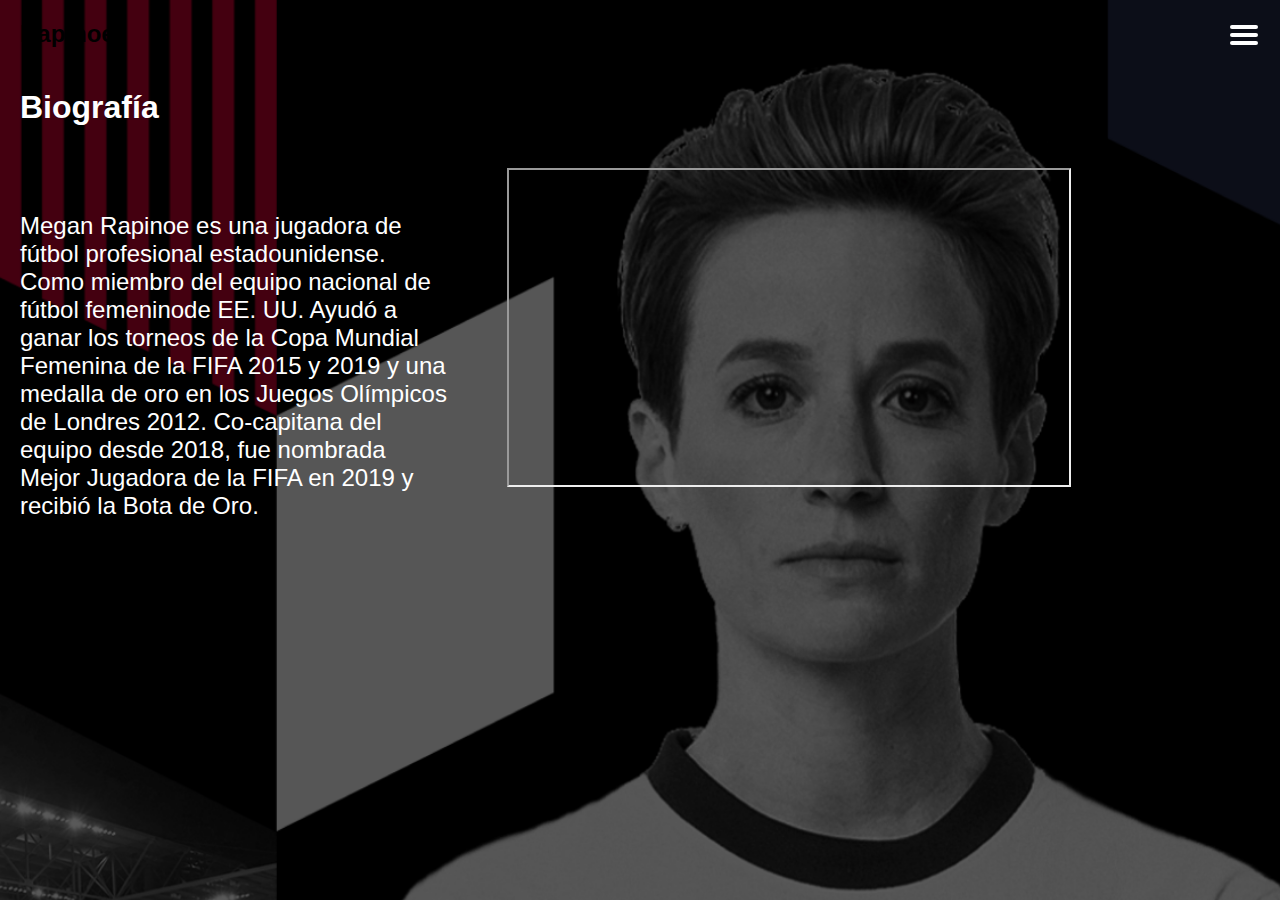
<file: bio.html>
<!DOCTYPE html>
<html>
<head>
    <meta charset="UTF-8"/>
    <meta http-equiv="X-UA-Compatible" content="IE=edge"/>
    <meta name="viewport" content="width=device-width, initial-scale=1.0"/>
    <title>Megan Rapinoe</title>
    <link rel="stylesheet"  href="/css/bio.css"/>
</head>
<body>
    <header>
        <h2><a href="index.html"> Rapinoe</a></h2>
        <div class="hamburger">
            <div class="_layer -top"></div>
            <div class="_layer -mid"></div>
            <div class="_layer -bottom"></div>
        </div>
        <nav class="menuppal">
            <ul>
              <li><a href="uswnt.html"> USWNT</a></li>
              <li><a href="bio.html"> BIOGRAFÍA</a></li>
              <li><a href="book.html"> LIBRO</a></li>
              <li><a href="news.html" >NOTICIAS</a></li>
            </ul>
          </nav>
    </header>
    <section>
    <h1 class="titulo">Biografía </h1>
    <div class="flex">
        <p class="biografia">
            Megan Rapinoe es una jugadora de<br> 
            fútbol profesional estadounidense.<br>
            Como miembro del equipo nacional de <br>
            fútbol femeninode EE. UU. Ayudó a <br>
            ganar los torneos de la Copa Mundial <br>
            Femenina de la FIFA 2015 y 2019 y una <br>
            medalla de oro en los Juegos Olímpicos <br>
            de Londres 2012. Co-capitana del <br>
            equipo desde 2018, fue nombrada <br>
            Mejor Jugadora de la FIFA en 2019 y <br>
            recibió la Bota de Oro.</p>
        <div class="youvideo"></div>
            <iframe width="560" height="315"
            src="https://www.youtube.com/embed/4AUGwSsofE0" 
            title="YouTube video player" 
            frameborder="20px" 
            allow="accelerometer; autoplay; clipboard-write; encrypted-media; gyroscope; picture-in-picture" 
            allowfullscreen></iframe>  
        </div>  
    </div>
    </section>
</header>

    <script src="./menu.js"></script>
</body>
</html>
</file>
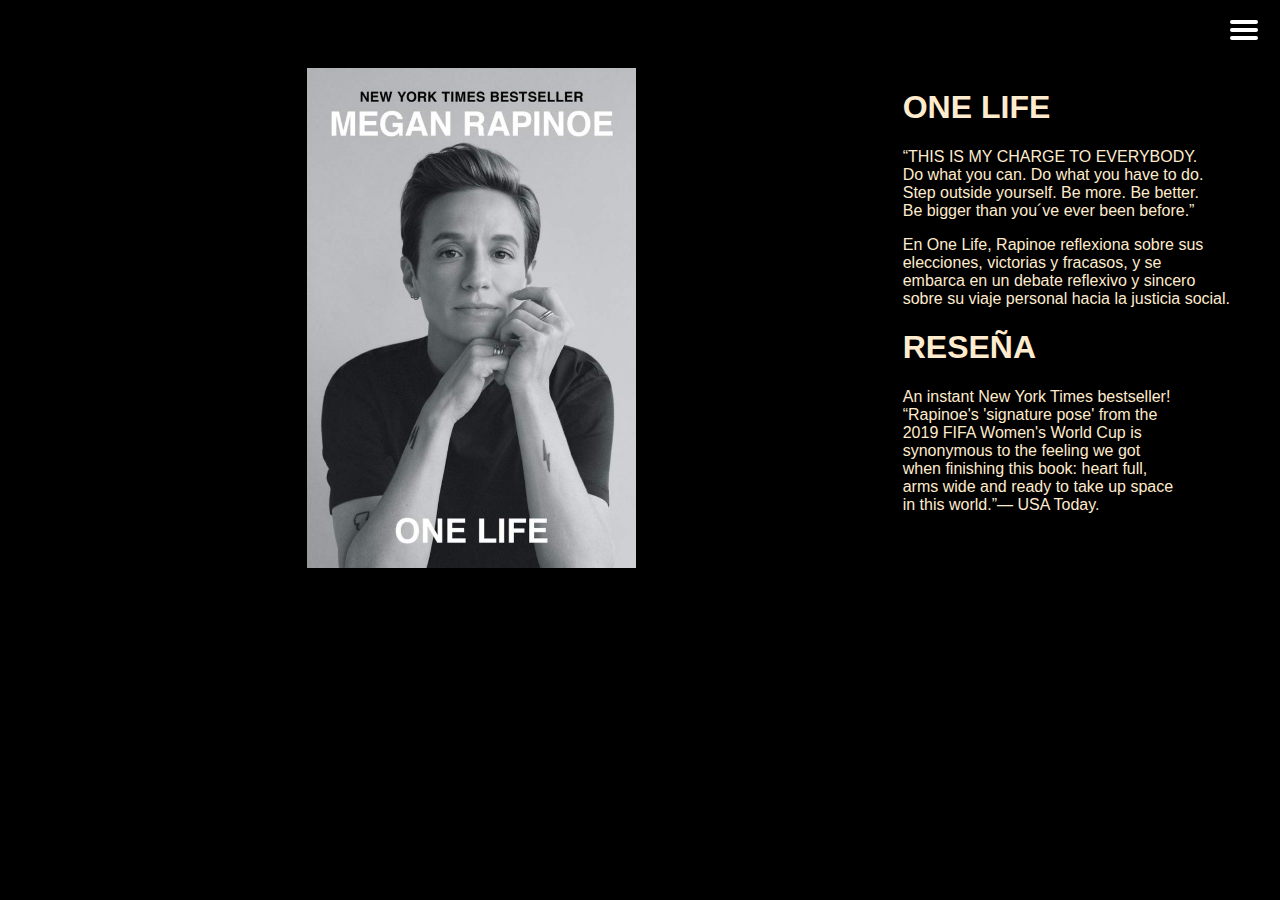
<file: book.html>
<!DOCTYPE html>
<html>
<head>
    <meta charset="UTF-8"/>
    <meta http-equiv="X-UA-Compatible" content="IE=edge"/>
    <meta name="viewport" content="width=device-width, initial-scale=1.0"/>
    <title>Megan Rapinoe</title>
    <link rel="stylesheet"  href="/css/book.css"/>
</head>
<body>
    <header>
        <h2><a href="index.html"> Rapinoe</a></h2>
        <div class="hamburger">
            <div class="_layer -top"></div>
            <div class="_layer -mid"></div>
            <div class="_layer -bottom"></div>
        </div>
        <nav class="menuppal">
            <ul>
              <li><a href="uswnt.html"> USWNT</a></li>
              <li><a href="bio.html"> BIOGRAFÍA</a></li>
              <li><a href="book.html"> LIBRO</a></li>
              <li><a href="news.html" >NOTICIAS</a></li>
            </ul>
          </nav>
    </header>
    <section class="flex">
        <a href="https://www.amazon.com/One-Life/dp/B088C36WBX/ref=sr_1_1?dchild=1&keywords=one+life&qid=1626543888&sr=8-1" target="_blank">
        </a>
        <div>
            <img src="Images/BOOK.png"alt= "Foto libro Megan Rapinoe" style="height:500px;">
        </div>
        <div>
        <h1> ONE LIFE</h1>
        <p>“THIS IS MY CHARGE TO EVERYBODY.<br> 
            Do what you can. Do what you have to do.<br>
            Step outside yourself. Be more. Be better.<br>
            Be bigger than you´ve ever been before.”</p>
        <p>En One Life, Rapinoe reflexiona sobre sus<br>
            elecciones, victorias y fracasos, y se <br>
            embarca en un debate reflexivo y sincero <br>
            sobre su viaje personal hacia la justicia social. </p>
        <h1>RESEÑA</h1>
        <p>An instant New York Times bestseller!<br>
            “Rapinoe's 'signature pose' from the <br>
            2019 FIFA Women's World Cup is<br>
            synonymous to the feeling we got <br>
            when finishing this book: heart full, <br>
            arms wide and ready to take up space<br>
            in this world.”— USA Today. </p>
        </div>
    </section>
        <!-----  <footer class="redes">
                <img src="Images/PATRO1.png" alt= "Logo volkswagen" />
                <img src="Images/PATRO2.png" alt= "Logo victoria´s secret" />
                <img src="Images/PATRO3.png" alt= "Logo mendi" />
                <img src="Images/PATRO4.png" alt= "Logo nike" />
                <img src="Images/PATRO5.png" alt= "Logo bodyarmor" />
                <img src="Images/FACEBOOK.png" alt= "Logo facebook" />
                <img src="Images/INSTA.png" alt= "Logo instagrma" />
                <img src="Images/TWITTER.png" alt= "Logo twitter" />
            </footer>
        --->
            <script src="./menu.js"></script>
</body>
</html>
</file>
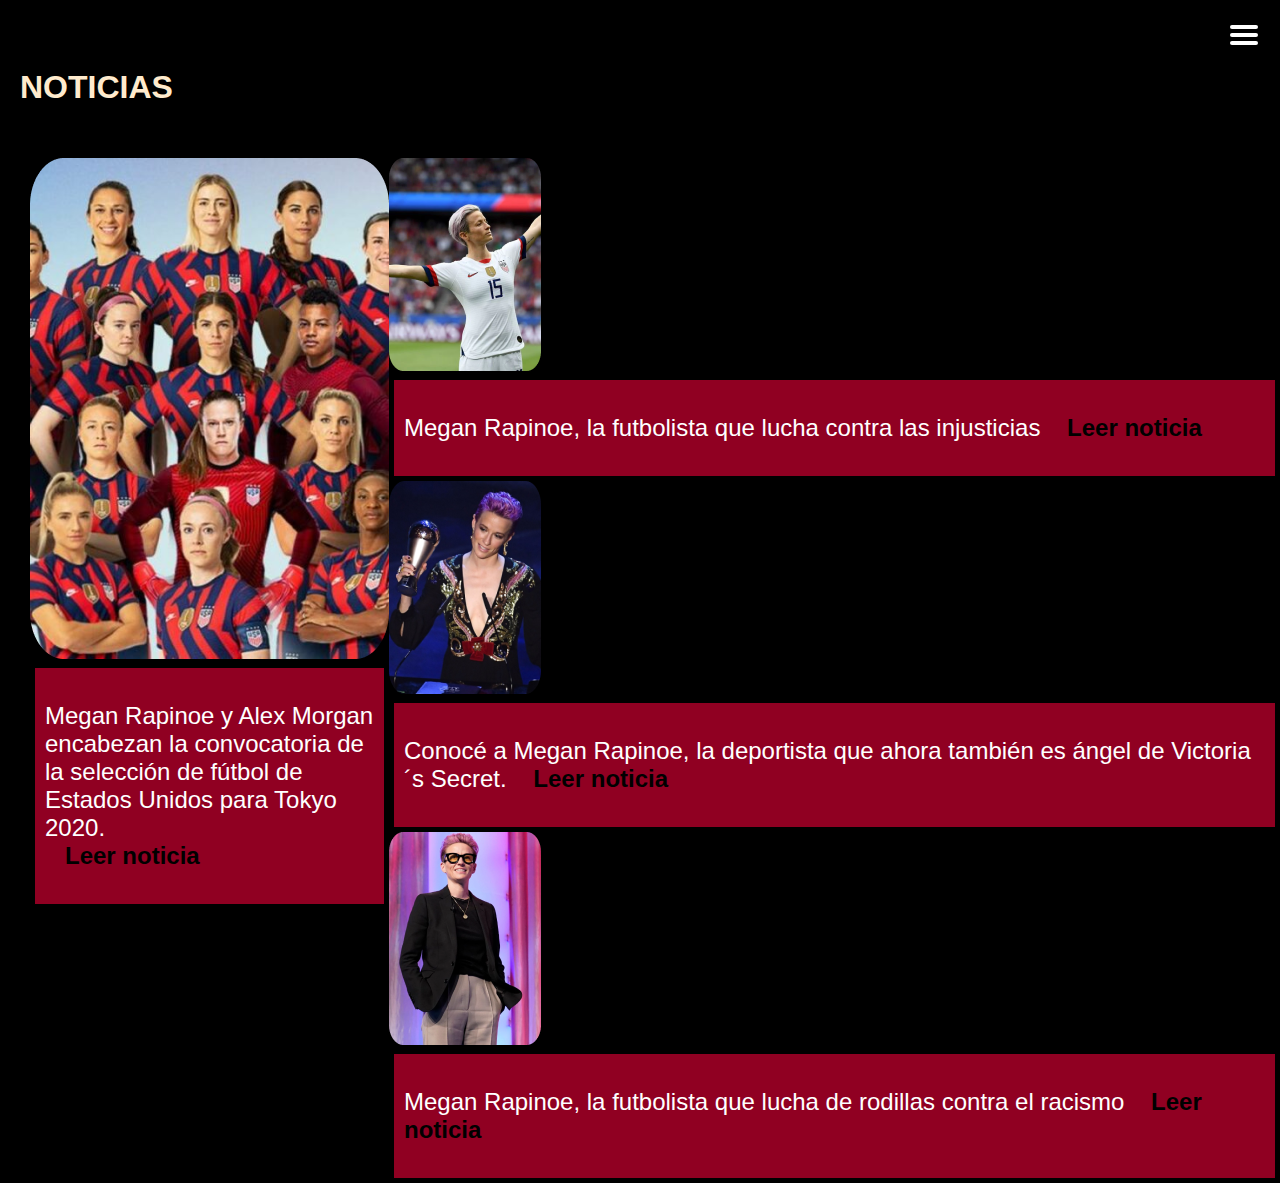
<file: news.html>
<!DOCTYPE html>
<html>
<head>
    <meta charset="UTF-8"/>
    <meta http-equiv="X-UA-Compatible" content="IE=edge"/>
    <meta name="viewport" content="width=device-width, initial-scale=1.0"/>
    <title>Megan Rapinoe</title>
    <link rel="stylesheet"  href="/css/news.css"/>
</head>
<body>
    <header>
        <h2><a href="index.html"> Rapinoe</a></h2>
        <div class="hamburger">
            <div class="_layer -top"></div>
            <div class="_layer -mid"></div>
            <div class="_layer -bottom"></div>
        </div>
        <nav class="menuppal">
            <ul>
              <li><a href="uswnt.html"> USWNT</a></li>
              <li><a href="bio.html"> BIOGRAFÍA</a></li>
              <li><a href="book.html"> LIBRO</a></li>
              <li><a href="news.html" >NOTICIAS</a></li>
            </ul>
          </nav>
    </header>
    <h1 class="h"> NOTICIAS</H1>
    <section class="flex">
        <div class="abajo">
            <img src="Images/1NOT.png" alt= "Foto Megan Rapinoe y equipo USA" />
            <div class="titulo">
                <p>Megan Rapinoe y Alex Morgan <br>
                encabezan la convocatoria de <br>
                la selección de fútbol de <br>
                Estados Unidos para Tokyo 2020.<br>
                <a href="https://olimpicos.marcaclaro.com/noticias/megan-rapinoe-y-alex-morgan-encabezan-la-convocatoria-de-la-seleccion-de-futbol-de-estados-unidos-para-tokyo-2020/" target=_blank>Leer noticia</a></p>
            </div>
        </div>
        <div class="abajo">
        <img src="Images/2NOT.png"alt= "Foto Megan Rapinoe celebrando gol" />
        <div class="titulo">
            <p>Megan Rapinoe, la futbolista que lucha contra las injusticias
            <a href="https://elpais.com/gente/2021-02-07/megan-rapinoe-la-futbolista-que-lucha-contra-las-injusticias.html" target=_blank>Leer noticia</a></p>
        </div>
        <img src="Images/3NOT.png"alt= "Foto Megan Rapinoe recibiendo balon de oro" />
        <div class="titulo">
        <p>Conocé a Megan Rapinoe, la deportista que ahora también es ángel de Victoria´s Secret.
        <a href="https://www.elpais.com.uy/eme/aplausos/conoce-megan-rapinoe-deportista-angel-victoria-secret.html" target=_blank>Leer noticia</a></p>
        </div>
        <img src="Images/4NOT.png" alt= "Foto Megan Rapinoe en traje" />
        <div class="titulo">
        <p>Megan Rapinoe, la futbolista que lucha de rodillas contra el racismo
        <a href="https://www.chicagotribune.com/espanol/deportes/sns-es-megan-rapinoe-futbol-femenino-racismo-20210106-5g6qlmpusvfzvea34bc5orymzq-story.html" target=_blank>Leer noticia</a></p>
        </div>

</section>
<!-----  <footer class="redes">
        <img src="Images/PATRO1.png" alt= "Logo volkswagen" />
        <img src="Images/PATRO2.png" alt= "Logo victoria´s secret" />
        <img src="Images/PATRO3.png" alt= "Logo mendi" />
        <img src="Images/PATRO4.png" alt= "Logo nike" />
        <img src="Images/PATRO5.png" alt= "Logo bodyarmor" />
        <img src="Images/FACEBOOK.png" alt= "Logo facebook" />
        <img src="Images/INSTA.png" alt= "Logo instagrma" />
        <img src="Images/TWITTER.png" alt= "Logo twitter" />
    </footer>
--->
    <script src="./menu.js"></script>
</body>
</html>
</file>
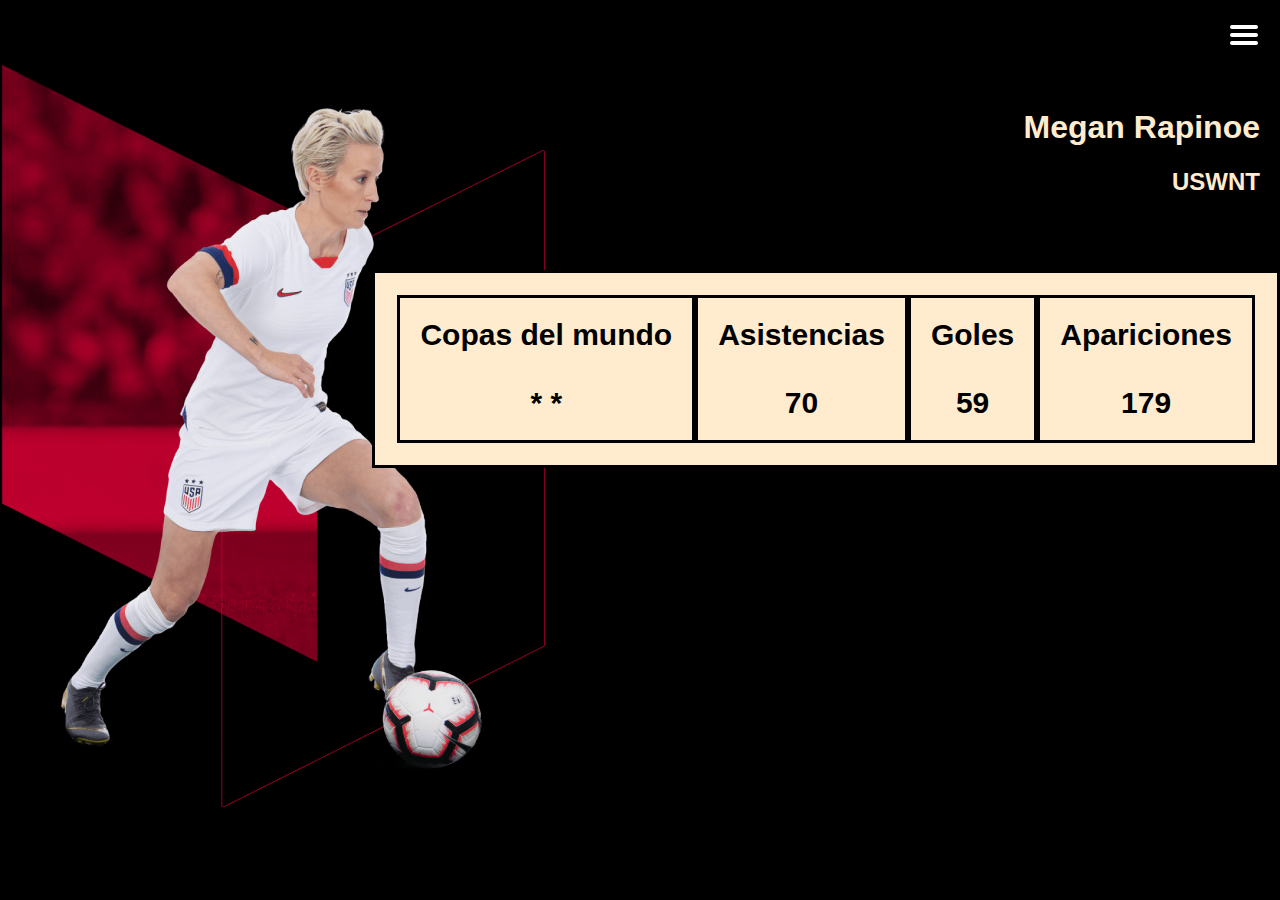
<file: uswnt.html>
<!DOCTYPE html>
<html>
<head>
    <meta charset="UTF-8"/>
    <meta http-equiv="X-UA-Compatible" content="IE=edge"/>
    <meta name="viewport" content="width=device-width, initial-scale=1.0"/>
    <title>Megan Rapinoe</title>
    <link rel="stylesheet"  href="css/uswnt.css"/>
</head>
<body>
    <header>
        <h2><a href="index.html"> Rapinoe</a></h2>
        <div class="hamburger">
            <div class="_layer -top"></div>
            <div class="_layer -mid"></div>
            <div class="_layer -bottom"></div>
        </div>
        <nav class="menuppal">
            <ul>
              <li><a href="uswnt.html"> USWNT</a></li>
              <li><a href="bio.html"> BIOGRAFÍA</a></li>
              <li><a href="book.html"> LIBRO</a></li>
              <li><a href="news.html" >NOTICIAS</a></li>
            </ul>
          </nav>
    </header>
    <section>
        <div class="izq">
            <h1> Megan Rapinoe</h1>
            <h2>USWNT</h2>
        </div>

        <table class="table">
            <caption>ESTADISTICAS</caption>
            <tr>
                <th>Apariciones<br><br>179
                </th>
                <th>Goles<br><br>59
                </th>
                <th>Asistencias<br><br>70
                </th>
                <th>Copas del mundo<br><br>* *
                </th>
            </tr>
        </table>
    </section>
    <script src="./menu.js"></script>
</body>
</html>
</file>
<file: css/bio.css>
body{
    opacity: 1;
    background-image: url(/Images/BIO.png);
    background-repeat:no-repeat;
	background-size: cover;
    background-color: black; 
    font-family:-apple-system, BlinkMacSystemFont, 'Segoe UI', Roboto, Oxygen, Ubuntu, Cantarell, 'Open Sans', 'Helvetica Neue', sans-serif;
    color: rgb(255, 255, 255);
    margin:0;
    padding:0;
}

a:link{
    color: black;
	text-decoration: none;
	padding:0px 20px;
}
a:visited{
    color: rgb(255, 255, 255);
	text-decoration: none;
}
a:hover{
    color: #BB002D;
	text-decoration: none;
}
a:active{
    color: #212844;
	text-decoration: none;
}
.hamburger{
	position:fixed;
    background-color:transparent;
	right:0;
	top:0;
	height:30px;
	width:30px;
	padding:25px 20px;
	-webkit-transform:translate3d(0, 0, 0);
	transform:translate3d(0, 0, 0);
	-webkit-transition:-webkit-transform 0.25s cubic-bezier(0.05, 1.04, 0.72, 0.98);
	transition:transform 0.25s cubic-bezier(0.05, 1.04, 0.72, 0.98);
	z-index:1002;
	cursor:pointer;
	-webkit-user-select:none;
	-moz-user-select:none;
	-ms-user-select:none;
	user-select:none
}
.hamburger.is-active{
  background-color:none;
}
._layer{
	background:#ffffff;
	margin-bottom:4px;
	border-radius:2px;
	width:28px;
	height:4px;
	opacity:1;
	-webkit-transform:translate3d(0, 0, 0);
	transform:translate3d(0, 0, 0);
	-webkit-transition:all 0.25s cubic-bezier(0.05, 1.04, 0.72, 0.98);
	transition:all 0.25s cubic-bezier(0.05, 1.04, 0.72, 0.98);
}
.hamburger:hover .-top{
	-webkit-transform:translateY(-100%);
	-ms-transform:translateY(-100%);
	transform:translateY(-100%);
}
.hamburger:hover .-bottom{
	-webkit-transform:translateY(50%);
	-ms-transform:translateY(100%);
	transform:translateY(100%);
	}
.hamburger.is-active .-top{
	-webkit-transform:translateY(200%) rotate(45deg) !important;
	-ms-transform:translateY(200%) rotate(45deg) !important;
	transform:translateY(200%) rotate(45deg) !important;
}
.hamburger.is-active .-mid{
	opacity:0;
}
.hamburger.is-active .-bottom{
	-webkit-transform:translateY(-200%) rotate(135deg) !important;
	-ms-transform:translateY(-200%) rotate(135deg) !important;
	transform:translateY(-200%) rotate(135deg) !important;
}

.menuppal.is_active{
  transform: translate3d(0px, 0px, 0px);
}
.menuppal{
   background-color: rgba(0, 0, 0, 0.568);
    bottom: 0;
    height: 100%;
    left: 0;
    overflow-y: scroll;
    position: fixed;
    top: 0;
    transform: translate3d(0px, -100%, 0px);
    transition: transform 0.35s cubic-bezier(0.05, 1.04, 0.72, 0.98) 0s;
    width: 100%;
    z-index: 1001;
}
.menuppal ul{
  margin:0;padding:0;
}
.menuppal ul li { 
  list-style: none;
	text-align:center;
	font-family: -apple-system, BlinkMacSystemFont, 'Segoe UI', Roboto, Oxygen, Ubuntu, Cantarell, 'Open Sans', 'Helvetica Neue', sans-serif
	color:$nav-color-text;
	font-size:1.5rem;
	line-height:3em;
	height:3em;
    color:#369;
	text-transform:none;
	font-weight:bold;
}
.menuppal ul li a:hover{
    text-decoration:none;
    color:#BB002D;
  }
  .menuppal ul li a:active{
      color: #212844;
      text-decoration: none;
  }

.titulo{
	padding: 20px;
}
.biografia{
    padding: 20px;
	font-size: 1.5em;
}

.youvideo{
	padding: 20px;
	
}
.flex{
	display: flex;
	flex-wrap: wrap;
}

footer{
    background-color:#BB002D;
}
</file>
<file: css/book.css>
body{
    background-color: black; 
	background: cover;
    font-family:-apple-system, BlinkMacSystemFont, 'Segoe UI', Roboto, Oxygen, Ubuntu, Cantarell, 'Open Sans', 'Helvetica Neue', sans-serif;
    color: blanchedalmond;
    margin:0;
    padding:0;
}
a:link{
    color: black;
	text-decoration: none;
	padding:0px 20px;
}
a:visited{
    color: rgb(255, 255, 255);
	text-decoration: none;
}
a:hover{
    color: #BB002D;
	text-decoration: none;
}
a:active{
    color: #212844;
	text-decoration: none;
}

.hamburger{
	position:fixed;
  background-color:transparent;
	right:0;
	top:0;
	height:30px;
	width:30px;
	padding:25px 20px;
	-webkit-transform:translate3d(0, 0, 0);
	transform:translate3d(0, 0, 0);
	-webkit-transition:-webkit-transform 0.25s cubic-bezier(0.05, 1.04, 0.72, 0.98);
	transition:transform 0.25s cubic-bezier(0.05, 1.04, 0.72, 0.98);
	z-index:1002;
	cursor:pointer;
	-webkit-user-select:none;
	-moz-user-select:none;
	-ms-user-select:none;
	user-select:none
}

.hamburger{
	position:fixed;
    background-color:transparent;
	right:0;
	top:0;
	height:30px;
	width:30px;
	padding:20px 20px;
	-webkit-transform:translate3d(0, 0, 0);
	transform:translate3d(0, 0, 0);
	-webkit-transition:-webkit-transform 0.25s cubic-bezier(0.05, 1.04, 0.72, 0.98);
	transition:transform 0.25s cubic-bezier(0.05, 1.04, 0.72, 0.98);
	z-index:1002;
	cursor:pointer;
	-webkit-user-select:none;
	-moz-user-select:none;
	-ms-user-select:none;
	user-select:none
}
.hamburger.is-active{
  background-color:none;
}
._layer{
	background:#ffffff;
	margin-bottom:4px;
	border-radius:2px;
	width:28px;
	height:4px;
	opacity:1;
	-webkit-transform:translate3d(0, 0, 0);
	transform:translate3d(0, 0, 0);
	-webkit-transition:all 0.25s cubic-bezier(0.05, 1.04, 0.72, 0.98);
	transition:all 0.25s cubic-bezier(0.05, 1.04, 0.72, 0.98);
}
.hamburger:hover .-top{
	-webkit-transform:translateY(-100%);
	-ms-transform:translateY(-100%);
	transform:translateY(-100%);
}
.hamburger:hover .-bottom{
	-webkit-transform:translateY(50%);
	-ms-transform:translateY(100%);
	transform:translateY(100%);
	}
.hamburger.is-active .-top{
	-webkit-transform:translateY(200%) rotate(45deg) !important;
	-ms-transform:translateY(200%) rotate(45deg) !important;
	transform:translateY(200%) rotate(45deg) !important;
}
.hamburger.is-active .-mid{
	opacity:0;
}
.hamburger.is-active .-bottom{
	-webkit-transform:translateY(-200%) rotate(135deg) !important;
	-ms-transform:translateY(-200%) rotate(135deg) !important;
	transform:translateY(-200%) rotate(135deg) !important;
}

.menuppal.is_active{
  transform: translate3d(0px, 0px, 0px);
}
.menuppal{
   background-color: rgba(0, 0, 0, 0.568);
    bottom: 0;
    height: 100%;
    left: 0;
    overflow-y: scroll;
    position: fixed;
    top: 0;
    transform: translate3d(0px, -100%, 0px);
    transition: transform 0.35s cubic-bezier(0.05, 1.04, 0.72, 0.98) 0s;
    width: 100%;
    z-index: 1001;
}
.menuppal ul{
  margin:0;padding:0;
}
.menuppal ul li { 
  list-style: none;
	text-align:center;
	font-family: -apple-system, BlinkMacSystemFont, 'Segoe UI', Roboto, Oxygen, Ubuntu, Cantarell, 'Open Sans', 'Helvetica Neue', sans-serif
	color:$nav-color-text;
	font-size:1.5rem;
	line-height:3em;
	height:3em;
    color:#369;
	text-transform:none;
	font-weight:bold;
}
.menuppal ul li a{
  text-decoration:none;
  color:rgb(255, 255, 255);
}
.menuppal ul li a:hover{
	text-decoration:none;
	color:#BB002D;
}
.menuppal ul li a:active{
	color: #212844;
	text-decoration: none;
}

.flex{
	display: flex;
	flex-wrap: wrap;
	justify-content: space-between;
	padding-right: 50px;
}
</file>
<file: css/news.css>
body{
    background-color: black; 
    font-family:-apple-system, BlinkMacSystemFont, 'Segoe UI', Roboto, Oxygen, Ubuntu, Cantarell, 'Open Sans', 'Helvetica Neue', sans-serif;
    color: blanchedalmond;
    margin:0;
    padding:0;
}
a:link{
    color: rgb(0, 0, 0);
	text-decoration: none;
	padding:0px 20px;
	font-weight: bold
	;
}
a:visited{
    color: #ffffff;
	text-decoration: none;
}
a:hover{
    color: #BB002D;
	text-decoration: none;
}
a:active{
    color: #212844;
	text-decoration: none;
}

.hamburger{
	position:fixed;
    background-color:transparent;
	right:0;
	top:0;
	height:30px;
	width:30px;
	padding:25px 20px;
	-webkit-transform:translate3d(0, 0, 0);
	transform:translate3d(0, 0, 0);
	-webkit-transition:-webkit-transform 0.25s cubic-bezier(0.05, 1.04, 0.72, 0.98);
	transition:transform 0.25s cubic-bezier(0.05, 1.04, 0.72, 0.98);
	z-index:1002;
	cursor:pointer;
	-webkit-user-select:none;
	-moz-user-select:none;
	-ms-user-select:none;
	user-select:none
}
.hamburger.is-active{
  background-color:none;
}
._layer{
	background:#ffffff;
	margin-bottom:4px;
	border-radius:2px;
	width:28px;
	height:4px;
	opacity:1;
	-webkit-transform:translate3d(0, 0, 0);
	transform:translate3d(0, 0, 0);
	-webkit-transition:all 0.25s cubic-bezier(0.05, 1.04, 0.72, 0.98);
	transition:all 0.25s cubic-bezier(0.05, 1.04, 0.72, 0.98);
}
.hamburger:hover .-top{
	-webkit-transform:translateY(-100%);
	-ms-transform:translateY(-100%);
	transform:translateY(-100%);
}
.hamburger:hover .-bottom{
	-webkit-transform:translateY(50%);
	-ms-transform:translateY(100%);
	transform:translateY(100%);
	}
.hamburger.is-active .-top{
	-webkit-transform:translateY(200%) rotate(45deg) !important;
	-ms-transform:translateY(200%) rotate(45deg) !important;
	transform:translateY(200%) rotate(45deg) !important;
}
.hamburger.is-active .-mid{
	opacity:0;
}
.hamburger.is-active .-bottom{
	-webkit-transform:translateY(-200%) rotate(135deg) !important;
	-ms-transform:translateY(-200%) rotate(135deg) !important;
	transform:translateY(-200%) rotate(135deg) !important;
}

.menuppal.is_active{
  transform: translate3d(0px, 0px, 0px);
}
.menuppal{
   background-color: rgba(0, 0, 0, 0.568);
    bottom: 0;
    height: 100%;
    left: 0;
    overflow-y: scroll;
    position: fixed;
    top: 0;
    transform: translate3d(0px, -100%, 0px);
    transition: transform 0.35s cubic-bezier(0.05, 1.04, 0.72, 0.98) 0s;
    width: 100%;
    z-index: 1001;
}
.menuppal ul{
  margin:0;padding:0;
}
.menuppal ul li { 
  list-style: none;
	text-align:center;
	font-family: -apple-system, BlinkMacSystemFont, 'Segoe UI', Roboto, Oxygen, Ubuntu, Cantarell, 'Open Sans', 'Helvetica Neue', sans-serif
	color:$nav-color-text;
	font-size:1.5rem;
	line-height:3em;
	height:3em;
    color:#369;
	text-transform:none;
	font-weight:bold;
}
.menuppal ul li a{
  text-decoration:none;
  color:rgb(255, 255, 255);
}
.menuppal ul li a:hover{
	text-decoration:none;
	color:#BB002D;
  }
  .menuppal ul li a:active{
	  color: #212844;
	  text-decoration: none;
  }
.h{
	padding-left: 20px;
}
.titulo{
	background-color: #bb002cc4;
	background-size: 300px 100px;
	color: rgb(255, 255, 255);
	padding: 10PX;	
	margin: 5px;
	font-size: 1.5em;
}
.flex{
	display: flex;
	padding-top: 30px;;
	padding-left: 30px ;
	align-content: space-around;
	align-self: auto;
}

.abajo{
	flex-direction: column;
	flex-wrap: wrap;
}

footer{
    background-color:#BB002D;
}
</file>
<file: css/uswnt.css>
body{
    opacity: 1;
    background-image: url(/Images/GAMES.png);
    background-repeat:no-repeat;
    background-color: black; 
    font-family:-apple-system, BlinkMacSystemFont, 'Segoe UI', Roboto, Oxygen, Ubuntu, Cantarell, 'Open Sans', 'Helvetica Neue', sans-serif;
    color: blanchedalmond;
    font-size: inherit;
    margin:0;
    padding:0;
}
a:link{
    color: black;
	text-decoration: none;
	padding:0px 20px;
}
a:visited{
    color: rgb(255, 255, 255);
	text-decoration: none;
}
a:hover{
    color: #BB002D;
	text-decoration: none;
}
a:active{
    color: #212844;
	text-decoration: none;
}
.hamburger{
	position:fixed;
    background-color:transparent;
	right:0;
	top:0;
	height:30px;
	width:30px;
	padding:25px 20px;
	-webkit-transform:translate3d(0, 0, 0);
	transform:translate3d(0, 0, 0);
	-webkit-transition:-webkit-transform 0.25s cubic-bezier(0.05, 1.04, 0.72, 0.98);
	transition:transform 0.25s cubic-bezier(0.05, 1.04, 0.72, 0.98);
	z-index:1002;
	cursor:pointer;
	-webkit-user-select:none;
	-moz-user-select:none;
	-ms-user-select:none;
	user-select:none
}
.hamburger.is-active{
  background-color:none;
}
._layer{
	background:#ffffff;
	margin-bottom:4px;
	border-radius:2px;
	width:28px;
	height:4px;
	opacity:1;
	-webkit-transform:translate3d(0, 0, 0);
	transform:translate3d(0, 0, 0);
	-webkit-transition:all 0.25s cubic-bezier(0.05, 1.04, 0.72, 0.98);
	transition:all 0.25s cubic-bezier(0.05, 1.04, 0.72, 0.98);
}
.hamburger:hover .-top{
	-webkit-transform:translateY(-100%);
	-ms-transform:translateY(-100%);
	transform:translateY(-100%);
}
.hamburger:hover .-bottom{
	-webkit-transform:translateY(50%);
	-ms-transform:translateY(100%);
	transform:translateY(100%);
	}
.hamburger.is-active .-top{
	-webkit-transform:translateY(200%) rotate(45deg) !important;
	-ms-transform:translateY(200%) rotate(45deg) !important;
	transform:translateY(200%) rotate(45deg) !important;
}
.hamburger.is-active .-mid{
	opacity:0;
}
.hamburger.is-active .-bottom{
	-webkit-transform:translateY(-200%) rotate(135deg) !important;
	-ms-transform:translateY(-200%) rotate(135deg) !important;
	transform:translateY(-200%) rotate(135deg) !important;
}

.menuppal.is_active{
  transform: translate3d(0px, 0px, 0px);
}
.menuppal{
   background-color: rgba(0, 0, 0, 0.568);
    bottom: 0;
    height: 100%;
    left: 0;
    overflow-y: scroll;
    position: fixed;
    top: 0;
    transform: translate3d(0px, -100%, 0px);
    transition: transform 0.35s cubic-bezier(0.05, 1.04, 0.72, 0.98) 0s;
    width: 100%;
    z-index: 1001;
}
.menuppal ul{
  margin:0;padding:0;
}
.menuppal ul li { 
  list-style: none;
	text-align:center;
	font-family: -apple-system, BlinkMacSystemFont, 'Segoe UI', Roboto, Oxygen, Ubuntu, Cantarell, 'Open Sans', 'Helvetica Neue', sans-serif
	color:$nav-color-text;
	font-size:1.5rem;
	line-height:3em;
	height:3em;
    color:#369;
	text-transform:none;
	font-weight:bold;
}
.menuppal ul li a{
  text-decoration:none;
  color:rgb(255, 255, 255);
}
.menuppal ul li a:hover{
	text-decoration:none;
	color:#BB002D;
  }
  .menuppal ul li a:active{
	  color: #212844;
	  text-decoration: none;
  }

.izq{
	text-align: right;
	padding: 20px;;
}

.table,th{
	width: auto;
	float:right;
    border: solid black;
    padding: 20px;
    color:black;
    background-color:blanchedalmond;
    font-size: 30px;
    font-weight: bold;
	
}
</file>
